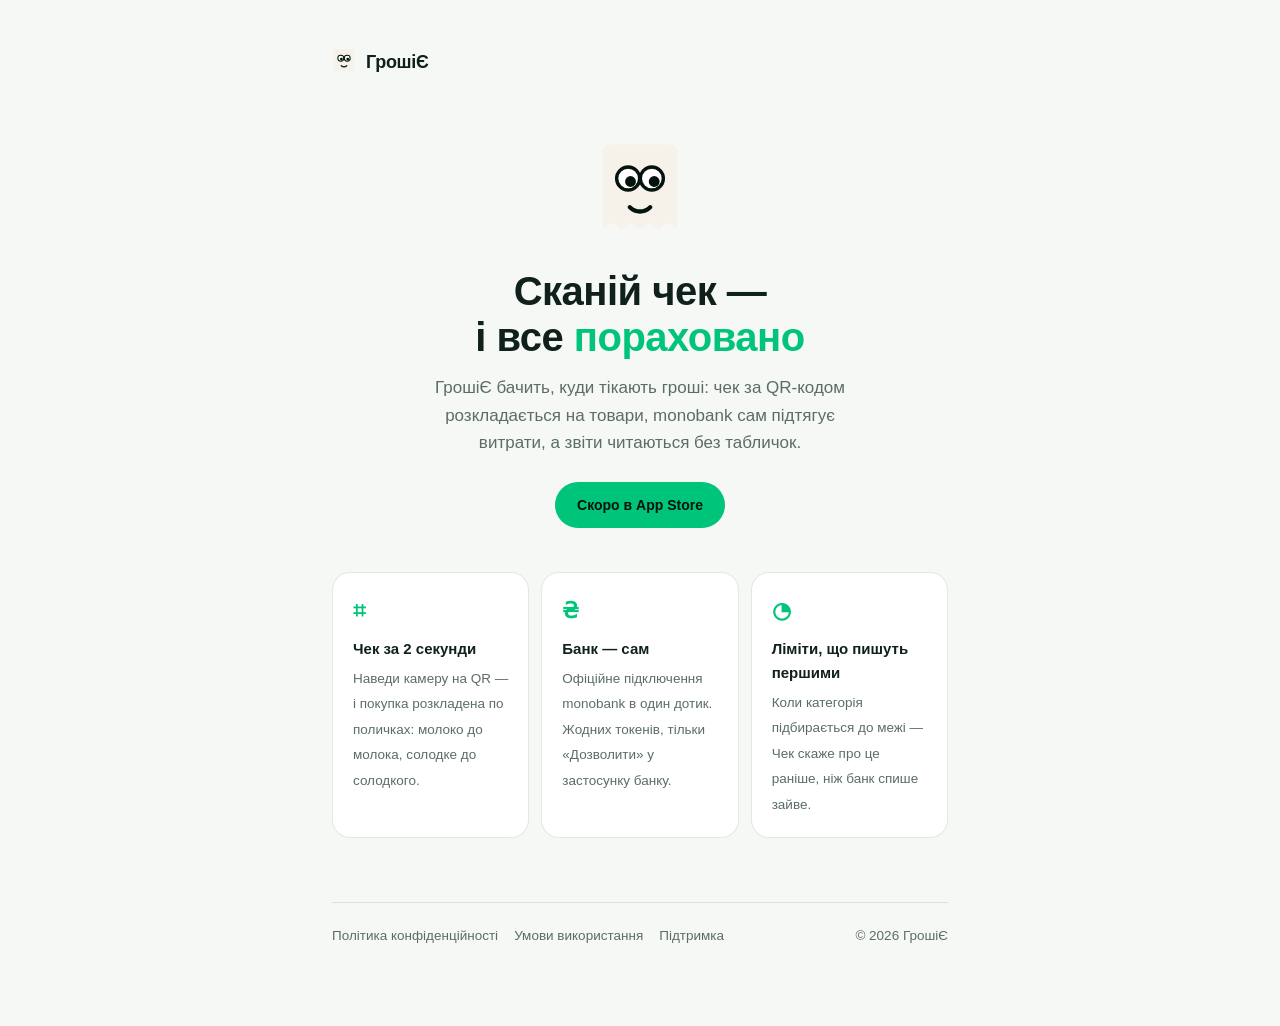
<file: index.html>
<!doctype html>
<html lang="uk">
<head>
<meta charset="utf-8">
<meta name="viewport" content="width=device-width, initial-scale=1">
<title>ГрошіЄ — сканій чек, і все пораховано</title>
<meta name="description" content="ГрошіЄ бачить, куди тікають гроші: чек за QR-кодом, monobank сам підтягує витрати, звіти без табличок.">
<link rel="stylesheet" href="legal.css">
<link rel="icon" href="data:image/svg+xml,<svg xmlns='http://www.w3.org/2000/svg' viewBox='0 0 26 30'><path d='M2 3c0-1.1.9-2 2-2h18c1.1 0 2 .9 2 2v23l-2.75-2-2.75 2-2.75-2-2.75 2-2.75-2-2.75 2-2.75-2L2 26V3z' fill='%23f6f2e9'/><circle cx='9.5' cy='11' r='3.2' fill='white' stroke='%2304130d' stroke-width='1.1'/><circle cx='16.5' cy='11' r='3.2' fill='white' stroke='%2304130d' stroke-width='1.1'/><circle cx='10.1' cy='11.8' r='1.5' fill='%2304130d'/><circle cx='17.1' cy='11.8' r='1.5' fill='%2304130d'/><path d='M10 19c1.8 1.6 4.2 1.6 6 0' stroke='%2304130d' stroke-width='1.3' stroke-linecap='round' fill='none'/></svg>">
</head>
<body>
<div class="wrap">
  <nav class="nav">
    <span class="brand">
      <svg width="24" height="28" viewBox="0 0 26 30" fill="none"><path d="M2 3c0-1.1.9-2 2-2h18c1.1 0 2 .9 2 2v23l-2.75-2-2.75 2-2.75-2-2.75 2-2.75-2-2.75 2-2.75-2L2 26V3z" fill="var(--paper)"/><circle cx="9.5" cy="11" r="3.2" fill="#fff" stroke="#04130d" stroke-width="1.1"/><circle cx="16.5" cy="11" r="3.2" fill="#fff" stroke="#04130d" stroke-width="1.1"/><circle cx="10.1" cy="11.8" r="1.5" fill="#04130d"/><circle cx="17.1" cy="11.8" r="1.5" fill="#04130d"/><path d="M10 19c1.8 1.6 4.2 1.6 6 0" stroke="#04130d" stroke-width="1.3" stroke-linecap="round"/></svg>
      ГрошіЄ
    </span>
  </nav>

  <main class="hero">
    <div class="chek">
      <svg width="88" height="102" viewBox="0 0 26 30" fill="none"><path d="M2 3c0-1.1.9-2 2-2h18c1.1 0 2 .9 2 2v23l-2.75-2-2.75 2-2.75-2-2.75 2-2.75-2-2.75 2-2.75-2L2 26V3z" fill="var(--paper)"/><circle cx="9.5" cy="11" r="3.4" fill="#fff" stroke="#04130d" stroke-width="1"/><circle cx="16.5" cy="11" r="3.4" fill="#fff" stroke="#04130d" stroke-width="1"/><circle cx="10.2" cy="11.9" r="1.6" fill="#04130d"/><circle cx="17.2" cy="11.9" r="1.6" fill="#04130d"/><path d="M10 19.5c1.8 1.7 4.2 1.7 6 0" stroke="#04130d" stroke-width="1.3" stroke-linecap="round"/></svg>
    </div>
    <h1>Сканій чек —<br>і все <span class="mint">пораховано</span></h1>
    <p class="sub">ГрошіЄ бачить, куди тікають гроші: чек за QR-кодом розкладається на товари, monobank сам підтягує витрати, а звіти читаються без табличок.</p>
    <span class="badge">Скоро в App Store</span>

    <div class="features">
      <div class="feat"><div class="ic">⌗</div><b>Чек за 2 секунди</b><span>Наведи камеру на QR — і покупка розкладена по поличках: молоко до молока, солодке до солодкого.</span></div>
      <div class="feat"><div class="ic">₴</div><b>Банк — сам</b><span>Офіційне підключення monobank в один дотик. Жодних токенів, тільки «Дозволити» у застосунку банку.</span></div>
      <div class="feat"><div class="ic">◔</div><b>Ліміти, що пишуть першими</b><span>Коли категорія підбирається до межі — Чек скаже про це раніше, ніж банк спише зайве.</span></div>
    </div>
  </main>

  <footer class="footer">
    <a href="privacy.html">Політика конфіденційності</a>
    <a href="terms.html">Умови використання</a>
    <a href="support.html">Підтримка</a>
    <span style="margin-left:auto">© 2026 ГрошіЄ</span>
  </footer>
</div>
</body>
</html>
</file>
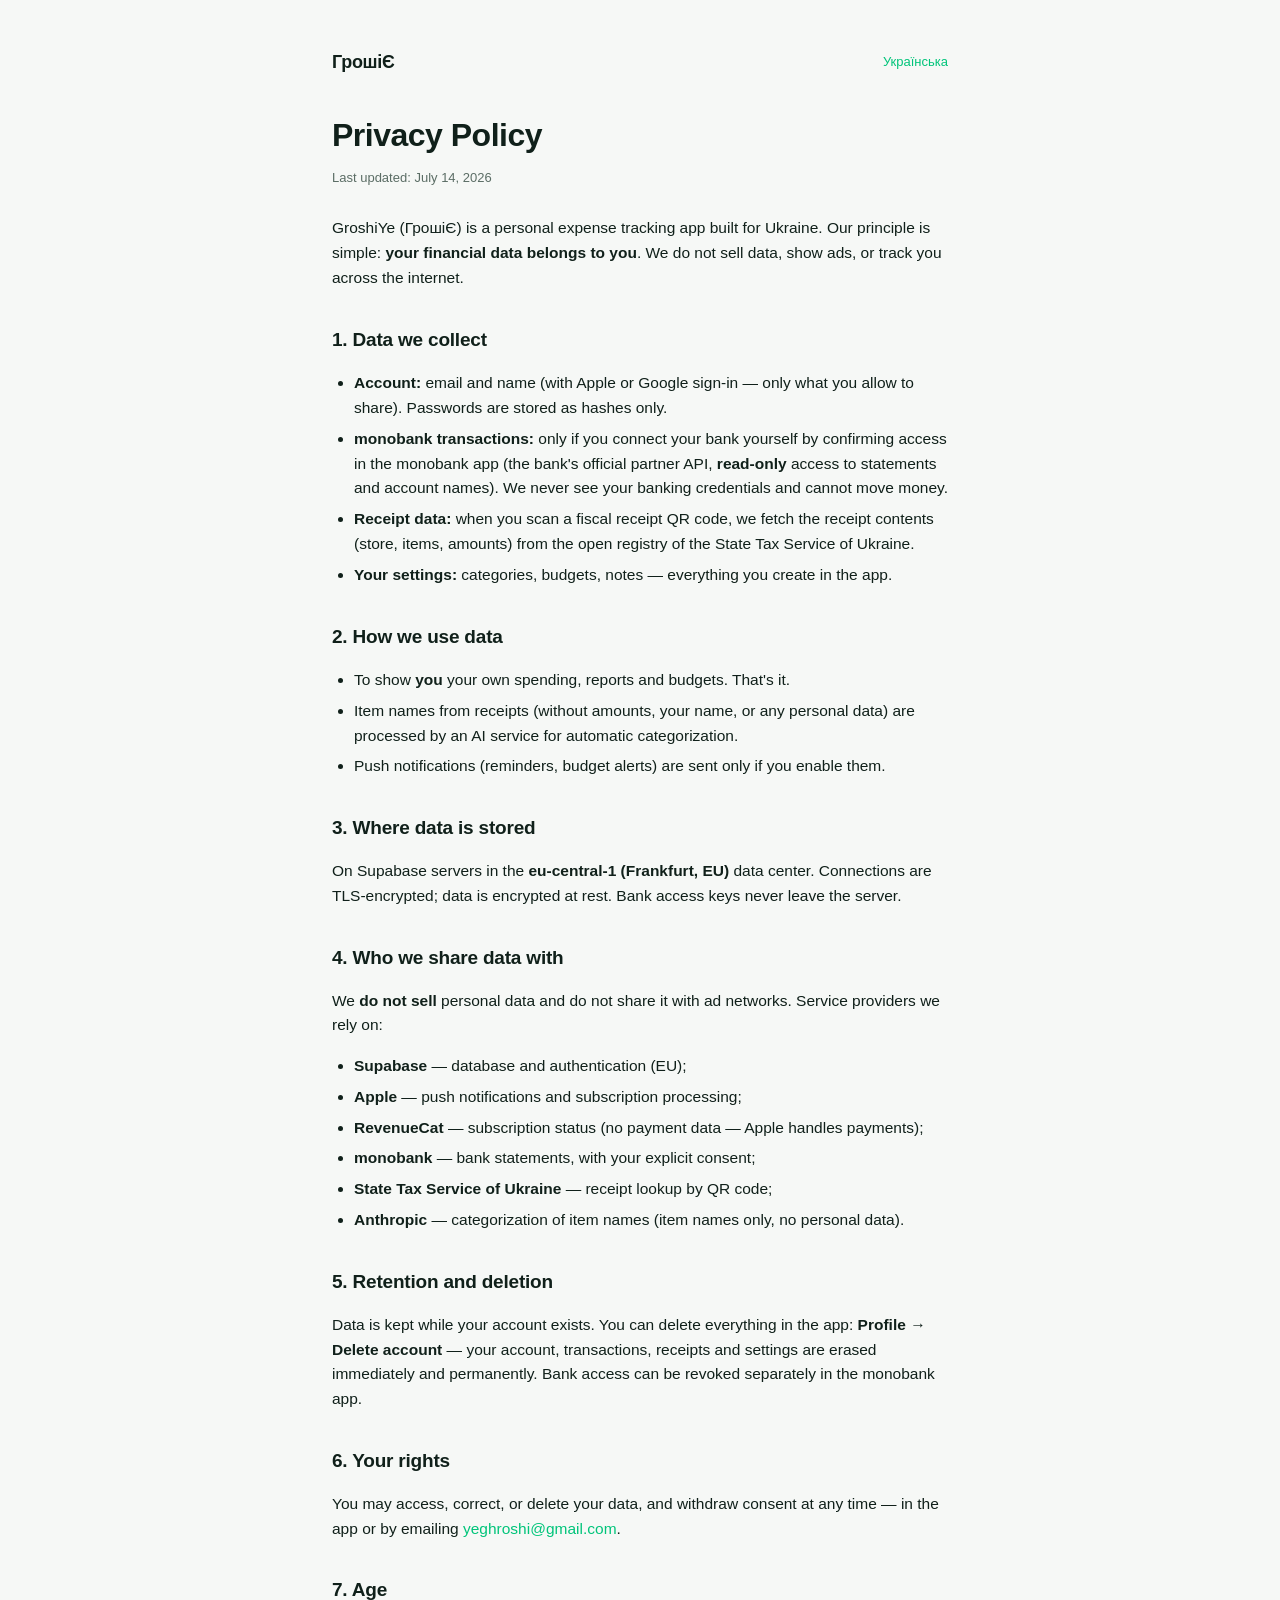
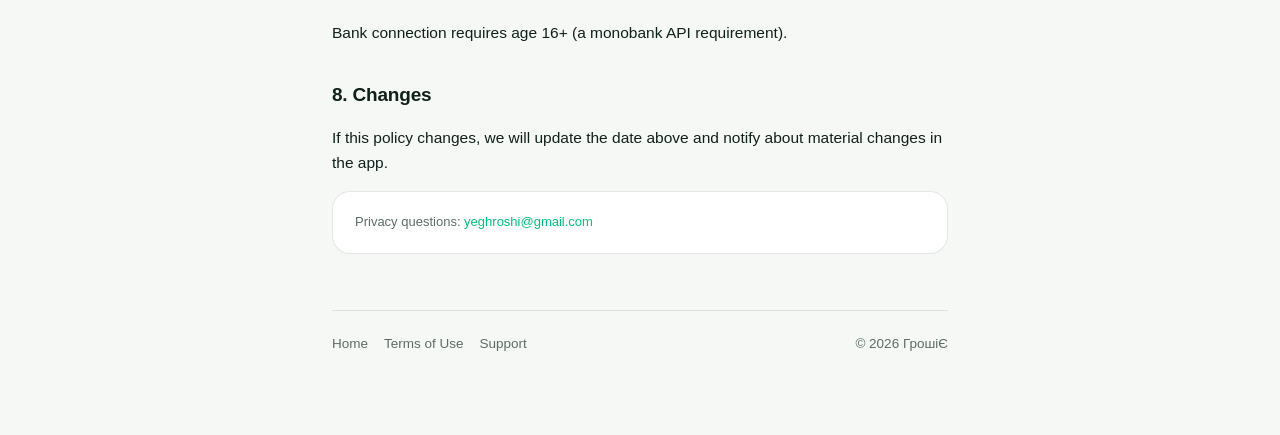
<file: privacy-en.html>
<!doctype html>
<html lang="en">
<head>
<meta charset="utf-8">
<meta name="viewport" content="width=device-width, initial-scale=1">
<title>Privacy Policy — GroshiYe (ГрошіЄ)</title>
<link rel="stylesheet" href="legal.css">
</head>
<body>
<div class="wrap">
  <nav class="nav">
    <a class="brand" href="/">
      ГрошіЄ
    </a>
    <span class="lang"><a href="privacy.html">Українська</a></span>
  </nav>

  <h1>Privacy Policy</h1>
  <p class="updated">Last updated: July 14, 2026</p>

  <p>GroshiYe (ГрошіЄ) is a personal expense tracking app built for Ukraine. Our principle is simple: <b>your financial data belongs to you</b>. We do not sell data, show ads, or track you across the internet.</p>

  <h2>1. Data we collect</h2>
  <ul>
    <li><b>Account:</b> email and name (with Apple or Google sign-in — only what you allow to share). Passwords are stored as hashes only.</li>
    <li><b>monobank transactions:</b> only if you connect your bank yourself by confirming access in the monobank app (the bank's official partner API, <b>read-only</b> access to statements and account names). We never see your banking credentials and cannot move money.</li>
    <li><b>Receipt data:</b> when you scan a fiscal receipt QR code, we fetch the receipt contents (store, items, amounts) from the open registry of the State Tax Service of Ukraine.</li>
    <li><b>Your settings:</b> categories, budgets, notes — everything you create in the app.</li>
  </ul>

  <h2>2. How we use data</h2>
  <ul>
    <li>To show <b>you</b> your own spending, reports and budgets. That's it.</li>
    <li>Item names from receipts (without amounts, your name, or any personal data) are processed by an AI service for automatic categorization.</li>
    <li>Push notifications (reminders, budget alerts) are sent only if you enable them.</li>
  </ul>

  <h2>3. Where data is stored</h2>
  <p>On Supabase servers in the <b>eu-central-1 (Frankfurt, EU)</b> data center. Connections are TLS-encrypted; data is encrypted at rest. Bank access keys never leave the server.</p>

  <h2>4. Who we share data with</h2>
  <p>We <b>do not sell</b> personal data and do not share it with ad networks. Service providers we rely on:</p>
  <ul>
    <li><b>Supabase</b> — database and authentication (EU);</li>
    <li><b>Apple</b> — push notifications and subscription processing;</li>
    <li><b>RevenueCat</b> — subscription status (no payment data — Apple handles payments);</li>
    <li><b>monobank</b> — bank statements, with your explicit consent;</li>
    <li><b>State Tax Service of Ukraine</b> — receipt lookup by QR code;</li>
    <li><b>Anthropic</b> — categorization of item names (item names only, no personal data).</li>
  </ul>

  <h2>5. Retention and deletion</h2>
  <p>Data is kept while your account exists. You can delete everything in the app: <b>Profile → Delete account</b> — your account, transactions, receipts and settings are erased immediately and permanently. Bank access can be revoked separately in the monobank app.</p>

  <h2>6. Your rights</h2>
  <p>You may access, correct, or delete your data, and withdraw consent at any time — in the app or by emailing <a href="mailto:yeghroshi@gmail.com">yeghroshi@gmail.com</a>.</p>

  <h2>7. Age</h2>
  <p>Bank connection requires age 16+ (a monobank API requirement).</p>

  <h2>8. Changes</h2>
  <p>If this policy changes, we will update the date above and notify about material changes in the app.</p>

  <div class="card small dim">Privacy questions: <a href="mailto:yeghroshi@gmail.com">yeghroshi@gmail.com</a></div>

  <footer class="footer">
    <a href="/">Home</a>
    <a href="terms.html">Terms of Use</a>
    <a href="support.html">Support</a>
    <span style="margin-left:auto">© 2026 ГрошіЄ</span>
  </footer>
</div>
</body>
</html>
</file>
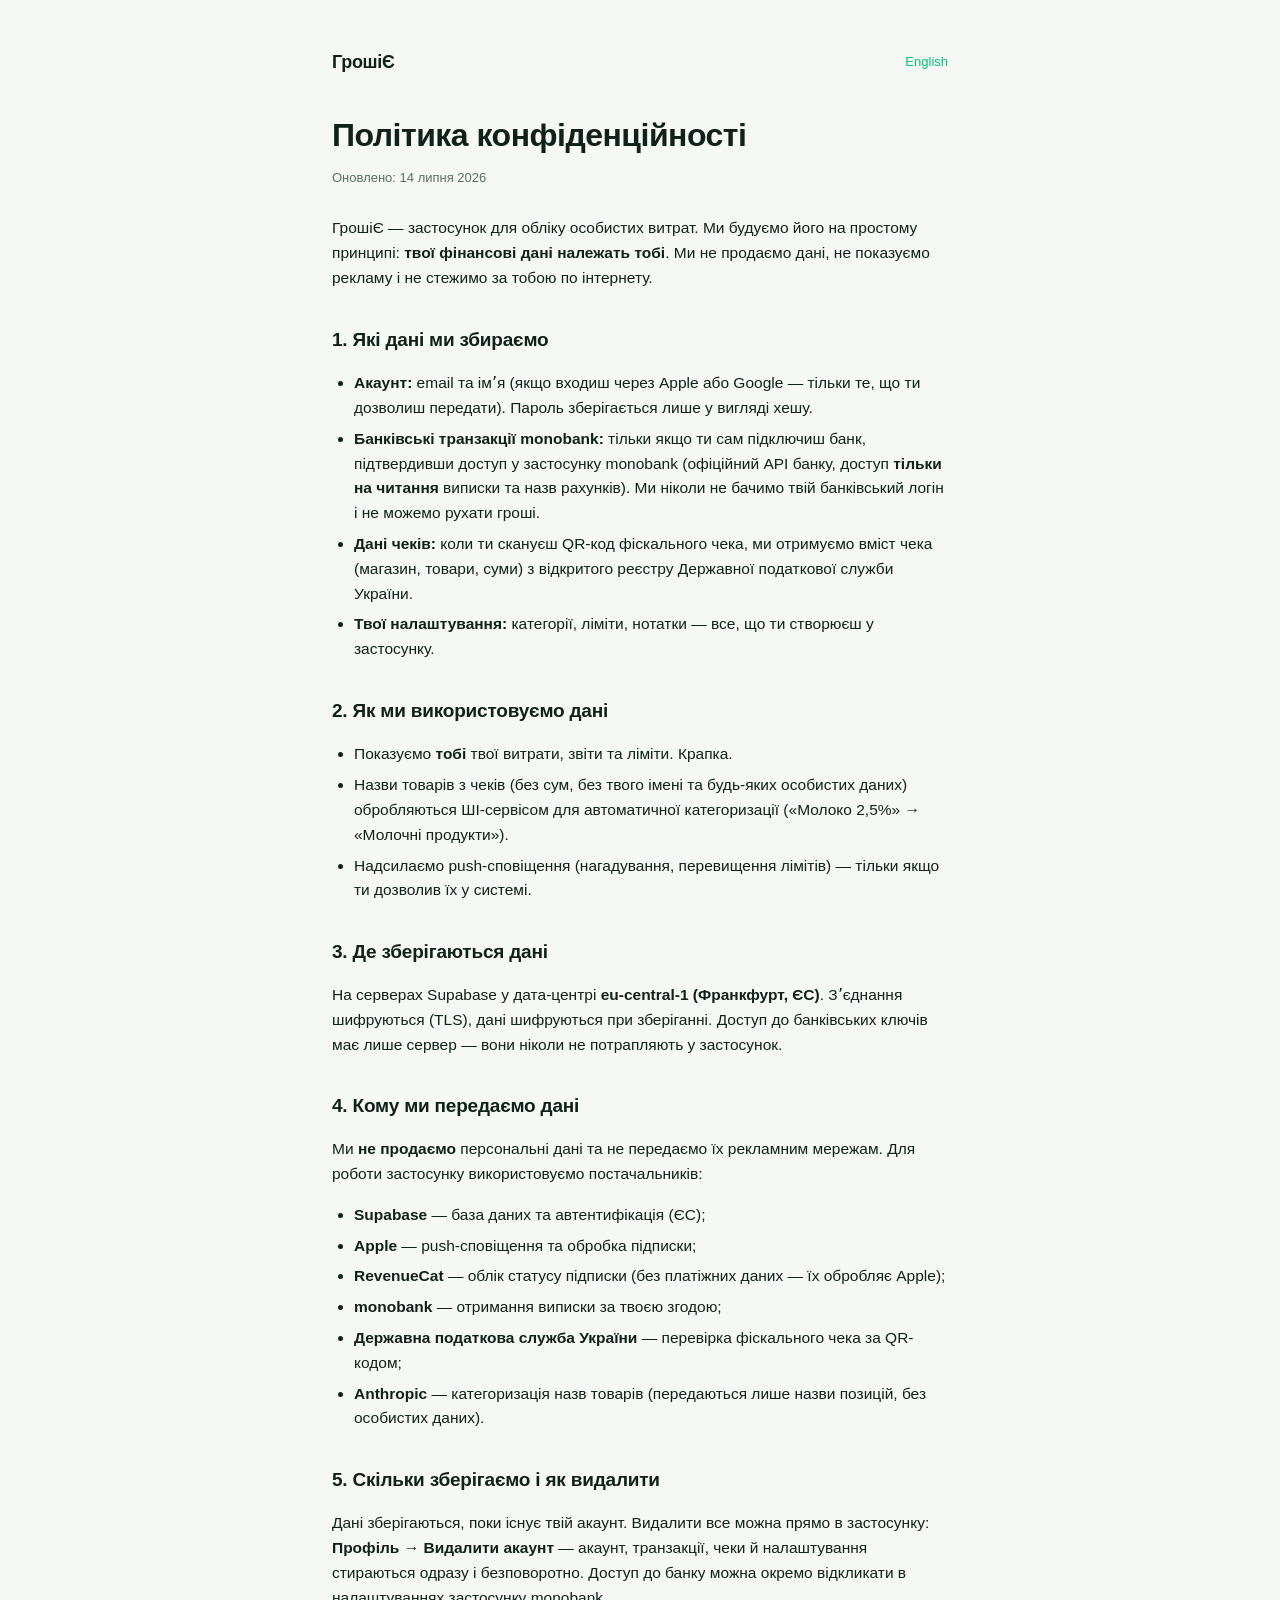
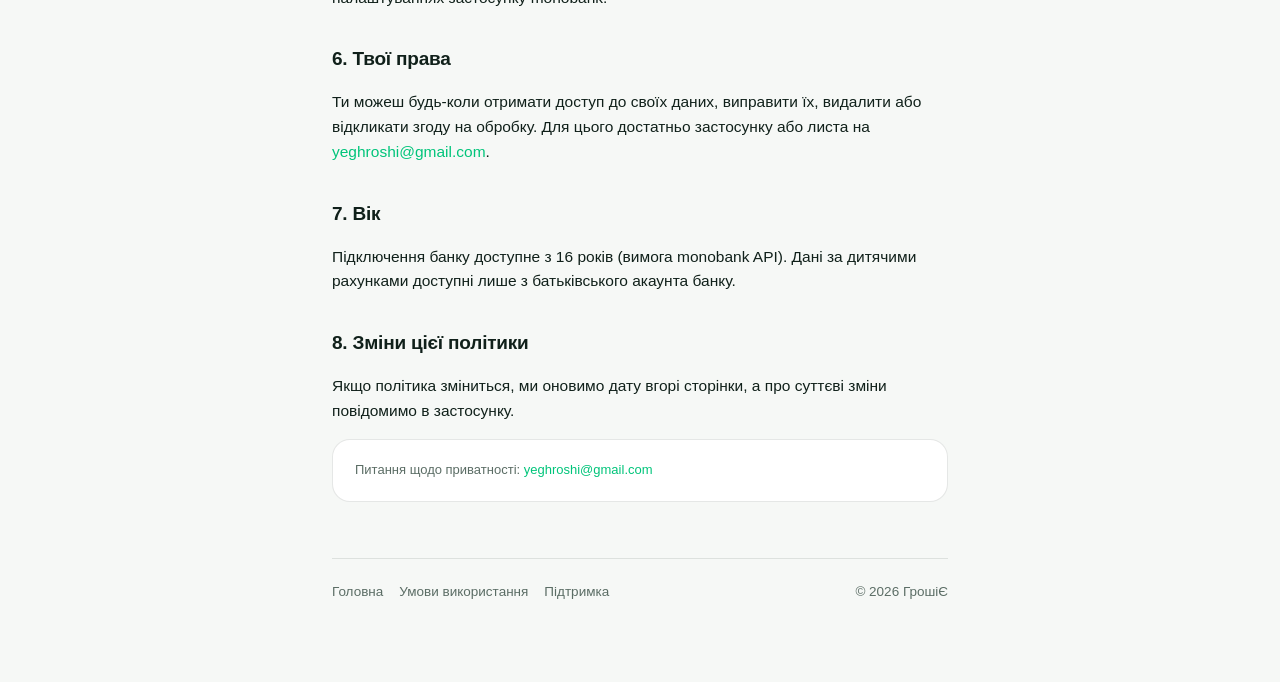
<file: privacy.html>
<!doctype html>
<html lang="uk">
<head>
<meta charset="utf-8">
<meta name="viewport" content="width=device-width, initial-scale=1">
<title>Політика конфіденційності — ГрошіЄ</title>
<link rel="stylesheet" href="legal.css">
</head>
<body>
<div class="wrap">
  <nav class="nav">
    <a class="brand" href="/">
      ГрошіЄ
    </a>
    <span class="lang"><a href="privacy-en.html">English</a></span>
  </nav>

  <h1>Політика конфіденційності</h1>
  <p class="updated">Оновлено: 14 липня 2026</p>

  <p>ГрошіЄ — застосунок для обліку особистих витрат. Ми будуємо його на простому принципі: <b>твої фінансові дані належать тобі</b>. Ми не продаємо дані, не показуємо рекламу і не стежимо за тобою по інтернету.</p>

  <h2>1. Які дані ми збираємо</h2>
  <ul>
    <li><b>Акаунт:</b> email та імʼя (якщо входиш через Apple або Google — тільки те, що ти дозволиш передати). Пароль зберігається лише у вигляді хешу.</li>
    <li><b>Банківські транзакції monobank:</b> тільки якщо ти сам підключиш банк, підтвердивши доступ у застосунку monobank (офіційний API банку, доступ <b>тільки на читання</b> виписки та назв рахунків). Ми ніколи не бачимо твій банківський логін і не можемо рухати гроші.</li>
    <li><b>Дані чеків:</b> коли ти скануєш QR-код фіскального чека, ми отримуємо вміст чека (магазин, товари, суми) з відкритого реєстру Державної податкової служби України.</li>
    <li><b>Твої налаштування:</b> категорії, ліміти, нотатки — все, що ти створюєш у застосунку.</li>
  </ul>

  <h2>2. Як ми використовуємо дані</h2>
  <ul>
    <li>Показуємо <b>тобі</b> твої витрати, звіти та ліміти. Крапка.</li>
    <li>Назви товарів з чеків (без сум, без твого імені та будь-яких особистих даних) обробляються ШІ-сервісом для автоматичної категоризації («Молоко 2,5%» → «Молочні продукти»).</li>
    <li>Надсилаємо push-сповіщення (нагадування, перевищення лімітів) — тільки якщо ти дозволив їх у системі.</li>
  </ul>

  <h2>3. Де зберігаються дані</h2>
  <p>На серверах Supabase у дата-центрі <b>eu-central-1 (Франкфурт, ЄС)</b>. Зʼєднання шифруються (TLS), дані шифруються при зберіганні. Доступ до банківських ключів має лише сервер — вони ніколи не потрапляють у застосунок.</p>

  <h2>4. Кому ми передаємо дані</h2>
  <p>Ми <b>не продаємо</b> персональні дані та не передаємо їх рекламним мережам. Для роботи застосунку використовуємо постачальників:</p>
  <ul>
    <li><b>Supabase</b> — база даних та автентифікація (ЄС);</li>
    <li><b>Apple</b> — push-сповіщення та обробка підписки;</li>
    <li><b>RevenueCat</b> — облік статусу підписки (без платіжних даних — їх обробляє Apple);</li>
    <li><b>monobank</b> — отримання виписки за твоєю згодою;</li>
    <li><b>Державна податкова служба України</b> — перевірка фіскального чека за QR-кодом;</li>
    <li><b>Anthropic</b> — категоризація назв товарів (передаються лише назви позицій, без особистих даних).</li>
  </ul>

  <h2>5. Скільки зберігаємо і як видалити</h2>
  <p>Дані зберігаються, поки існує твій акаунт. Видалити все можна прямо в застосунку: <b>Профіль → Видалити акаунт</b> — акаунт, транзакції, чеки й налаштування стираються одразу і безповоротно. Доступ до банку можна окремо відкликати в налаштуваннях застосунку monobank.</p>

  <h2>6. Твої права</h2>
  <p>Ти можеш будь-коли отримати доступ до своїх даних, виправити їх, видалити або відкликати згоду на обробку. Для цього достатньо застосунку або листа на <a href="mailto:yeghroshi@gmail.com">yeghroshi@gmail.com</a>.</p>

  <h2>7. Вік</h2>
  <p>Підключення банку доступне з 16 років (вимога monobank API). Дані за дитячими рахунками доступні лише з батьківського акаунта банку.</p>

  <h2>8. Зміни цієї політики</h2>
  <p>Якщо політика зміниться, ми оновимо дату вгорі сторінки, а про суттєві зміни повідомимо в застосунку.</p>

  <div class="card small dim">Питання щодо приватності: <a href="mailto:yeghroshi@gmail.com">yeghroshi@gmail.com</a></div>

  <footer class="footer">
    <a href="/">Головна</a>
    <a href="terms.html">Умови використання</a>
    <a href="support.html">Підтримка</a>
    <span style="margin-left:auto">© 2026 ГрошіЄ</span>
  </footer>
</div>
</body>
</html>
</file>
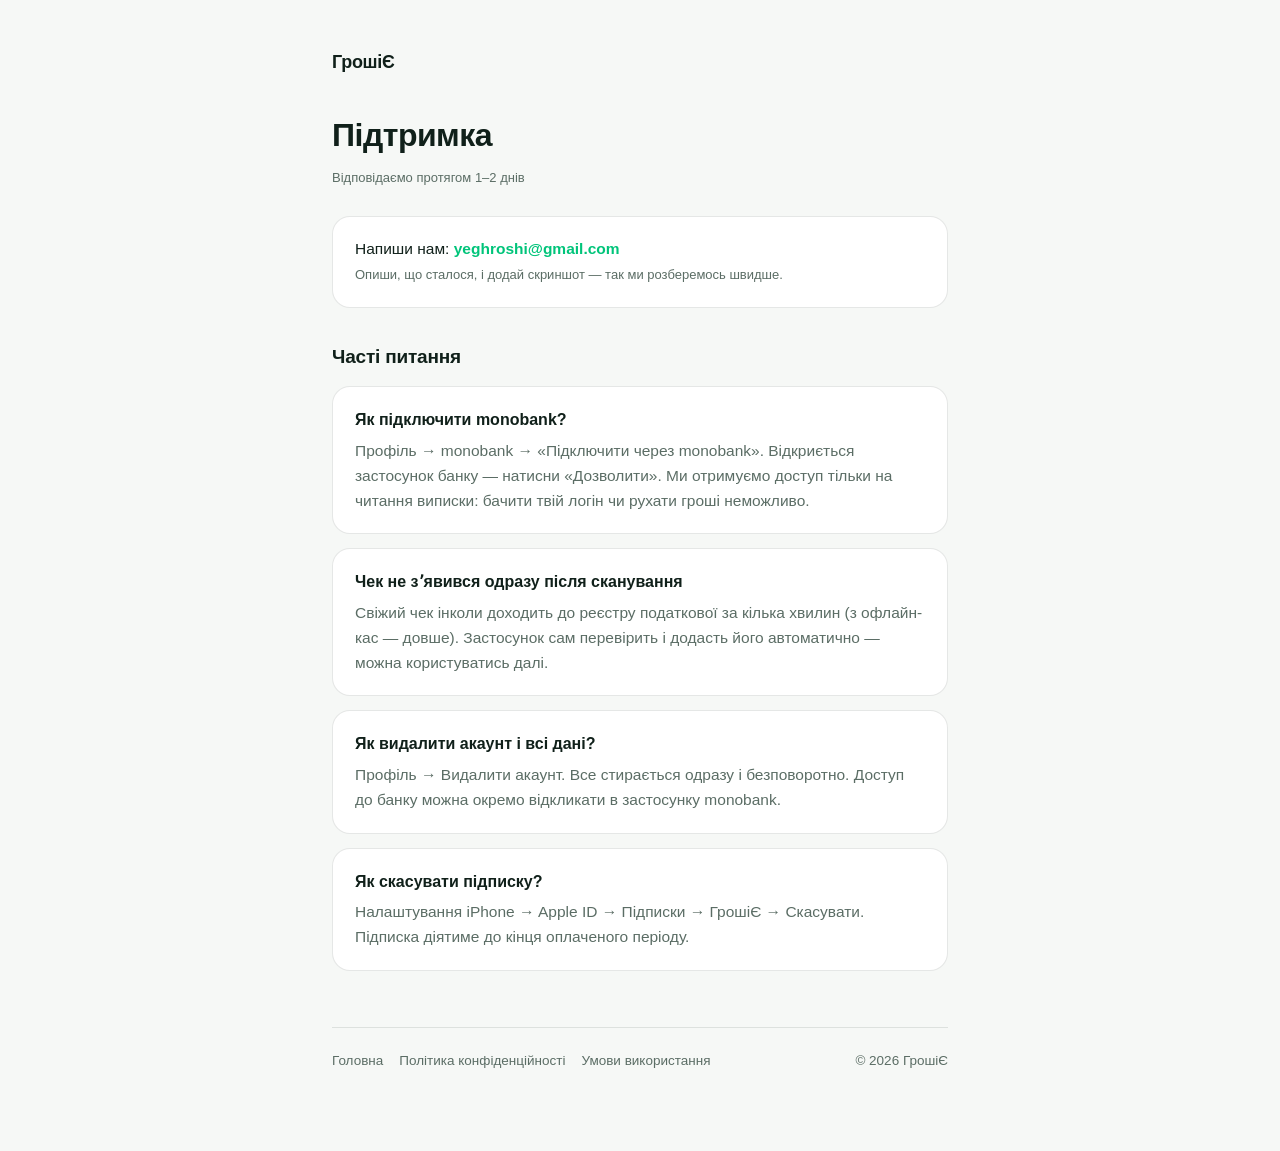
<file: support.html>
<!doctype html>
<html lang="uk">
<head>
<meta charset="utf-8">
<meta name="viewport" content="width=device-width, initial-scale=1">
<title>Підтримка — ГрошіЄ</title>
<link rel="stylesheet" href="legal.css">
</head>
<body>
<div class="wrap">
  <nav class="nav">
    <a class="brand" href="/">
      ГрошіЄ
    </a>
  </nav>

  <h1>Підтримка</h1>
  <p class="updated">Відповідаємо протягом 1–2 днів</p>

  <div class="card">
    <p style="margin:0">Напиши нам: <a href="mailto:yeghroshi@gmail.com"><b>yeghroshi@gmail.com</b></a><br>
    <span class="small dim">Опиши, що сталося, і додай скриншот — так ми розберемось швидше.</span></p>
  </div>

  <h2>Часті питання</h2>

  <div class="card">
    <b>Як підключити monobank?</b>
    <p class="dim" style="margin:6px 0 0">Профіль → monobank → «Підключити через monobank». Відкриється застосунок банку — натисни «Дозволити». Ми отримуємо доступ тільки на читання виписки: бачити твій логін чи рухати гроші неможливо.</p>
  </div>

  <div class="card">
    <b>Чек не зʼявився одразу після сканування</b>
    <p class="dim" style="margin:6px 0 0">Свіжий чек інколи доходить до реєстру податкової за кілька хвилин (з офлайн-кас — довше). Застосунок сам перевірить і додасть його автоматично — можна користуватись далі.</p>
  </div>

  <div class="card">
    <b>Як видалити акаунт і всі дані?</b>
    <p class="dim" style="margin:6px 0 0">Профіль → Видалити акаунт. Все стирається одразу і безповоротно. Доступ до банку можна окремо відкликати в застосунку monobank.</p>
  </div>

  <div class="card">
    <b>Як скасувати підписку?</b>
    <p class="dim" style="margin:6px 0 0">Налаштування iPhone → Apple ID → Підписки → ГрошіЄ → Скасувати. Підписка діятиме до кінця оплаченого періоду.</p>
  </div>

  <footer class="footer">
    <a href="/">Головна</a>
    <a href="privacy.html">Політика конфіденційності</a>
    <a href="terms.html">Умови використання</a>
    <span style="margin-left:auto">© 2026 ГрошіЄ</span>
  </footer>
</div>
</body>
</html>
</file>
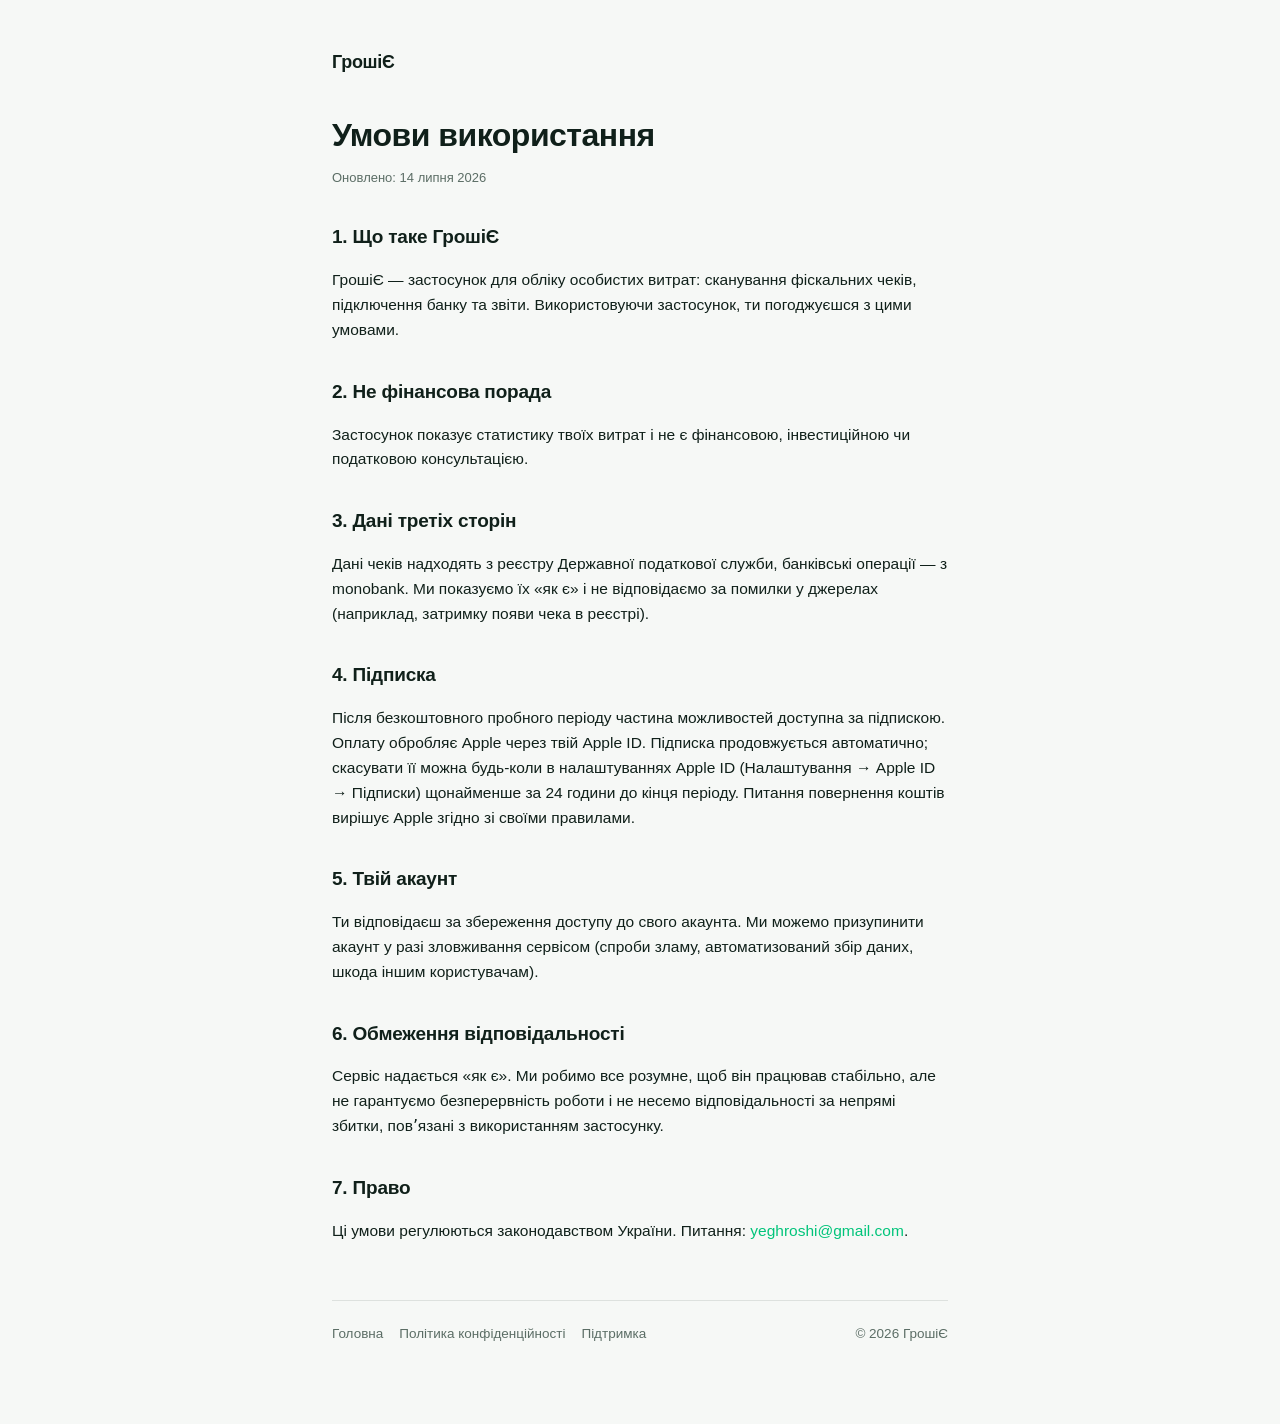
<file: terms.html>
<!doctype html>
<html lang="uk">
<head>
<meta charset="utf-8">
<meta name="viewport" content="width=device-width, initial-scale=1">
<title>Умови використання — ГрошіЄ</title>
<link rel="stylesheet" href="legal.css">
</head>
<body>
<div class="wrap">
  <nav class="nav">
    <a class="brand" href="/">
      ГрошіЄ
    </a>
  </nav>

  <h1>Умови використання</h1>
  <p class="updated">Оновлено: 14 липня 2026</p>

  <h2>1. Що таке ГрошіЄ</h2>
  <p>ГрошіЄ — застосунок для обліку особистих витрат: сканування фіскальних чеків, підключення банку та звіти. Використовуючи застосунок, ти погоджуєшся з цими умовами.</p>

  <h2>2. Не фінансова порада</h2>
  <p>Застосунок показує статистику твоїх витрат і не є фінансовою, інвестиційною чи податковою консультацією.</p>

  <h2>3. Дані третіх сторін</h2>
  <p>Дані чеків надходять з реєстру Державної податкової служби, банківські операції — з monobank. Ми показуємо їх «як є» і не відповідаємо за помилки у джерелах (наприклад, затримку появи чека в реєстрі).</p>

  <h2>4. Підписка</h2>
  <p>Після безкоштовного пробного періоду частина можливостей доступна за підпискою. Оплату обробляє Apple через твій Apple ID. Підписка продовжується автоматично; скасувати її можна будь-коли в налаштуваннях Apple ID (Налаштування → Apple ID → Підписки) щонайменше за 24 години до кінця періоду. Питання повернення коштів вирішує Apple згідно зі своїми правилами.</p>

  <h2>5. Твій акаунт</h2>
  <p>Ти відповідаєш за збереження доступу до свого акаунта. Ми можемо призупинити акаунт у разі зловживання сервісом (спроби зламу, автоматизований збір даних, шкода іншим користувачам).</p>

  <h2>6. Обмеження відповідальності</h2>
  <p>Сервіс надається «як є». Ми робимо все розумне, щоб він працював стабільно, але не гарантуємо безперервність роботи і не несемо відповідальності за непрямі збитки, повʼязані з використанням застосунку.</p>

  <h2>7. Право</h2>
  <p>Ці умови регулюються законодавством України. Питання: <a href="mailto:yeghroshi@gmail.com">yeghroshi@gmail.com</a>.</p>

  <footer class="footer">
    <a href="/">Головна</a>
    <a href="privacy.html">Політика конфіденційності</a>
    <a href="support.html">Підтримка</a>
    <span style="margin-left:auto">© 2026 ГрошіЄ</span>
  </footer>
</div>
</body>
</html>
</file>
<file: legal.css>
:root {
  --bg: #0a0c0b; --card: #141715; --border: rgba(255,255,255,.09);
  --text: #f2f5f3; --dim: #9aa8a1; --mint: #00E5A0; --mint2: #00C47A;
  --ink: #04130d; --paper: #f6f2e9;
}
@media (prefers-color-scheme: light) {
  :root { --bg: #f6f8f6; --card: #ffffff; --border: rgba(4,19,13,.1);
          --text: #10201a; --dim: #5b6d65; --mint: #00C47A; }
}
* { box-sizing: border-box; }
body {
  margin: 0; background: var(--bg); color: var(--text);
  font-family: -apple-system, BlinkMacSystemFont, "SF Pro Text", "Segoe UI", Roboto, sans-serif;
  line-height: 1.6; -webkit-font-smoothing: antialiased;
}
.wrap { max-width: 660px; margin: 0 auto; padding: 48px 22px 80px; }
a { color: var(--mint); text-decoration: none; }
a:hover { text-decoration: underline; }

.nav { display: flex; align-items: center; justify-content: space-between; margin-bottom: 40px; }
.brand { display: flex; align-items: center; gap: 10px; font-weight: 800; font-size: 18px; color: var(--text); letter-spacing: -.3px; }
.brand svg { display: block; }
.nav .lang { font-size: 13px; color: var(--dim); }

h1 { font-size: 32px; line-height: 1.15; letter-spacing: -.5px; margin: 0 0 14px; text-wrap: balance; font-weight: 800; }
h1 .mint { color: var(--mint); }
h2 { font-size: 19px; margin: 34px 0 10px; letter-spacing: -.2px; }
p, li { font-size: 15.5px; color: var(--text); }
.dim { color: var(--dim); }
.small { font-size: 13px; }
ul { padding-left: 22px; }
li { margin: 6px 0; }

.updated { font-size: 13px; color: var(--dim); margin-bottom: 28px; }
.card { background: var(--card); border: 1px solid var(--border); border-radius: 18px; padding: 20px 22px; margin: 14px 0; }

.footer { margin-top: 56px; padding-top: 22px; border-top: 1px solid var(--border);
          display: flex; flex-wrap: wrap; gap: 16px; font-size: 13.5px; color: var(--dim); }
.footer a { color: var(--dim); }
.footer a:hover { color: var(--mint); }

/* landing */
.hero { text-align: center; padding: 24px 0 8px; }
.hero .chek { margin-bottom: 18px; }
.hero h1 { font-size: 40px; }
.hero .sub { font-size: 17px; color: var(--dim); max-width: 46ch; margin: 0 auto 26px; }
.badge { display: inline-block; font-size: 14px; font-weight: 700; color: var(--ink);
         background: var(--mint); padding: 12px 22px; border-radius: 100px; }
.badge.soft { background: transparent; color: var(--mint); border: 1px solid var(--mint); margin-left: 8px; }
.features { display: grid; grid-template-columns: repeat(3, 1fr); gap: 12px; margin-top: 44px; }
@media (max-width: 620px) { .features { grid-template-columns: 1fr; } .hero h1 { font-size: 32px; } }
.feat { background: var(--card); border: 1px solid var(--border); border-radius: 18px; padding: 20px; text-align: left; }
.feat .ic { font-size: 22px; margin-bottom: 8px; color: var(--mint); font-weight: 800; }
.feat b { display: block; font-size: 15px; margin-bottom: 4px; }
.feat span { font-size: 13.5px; color: var(--dim); }
</file>
